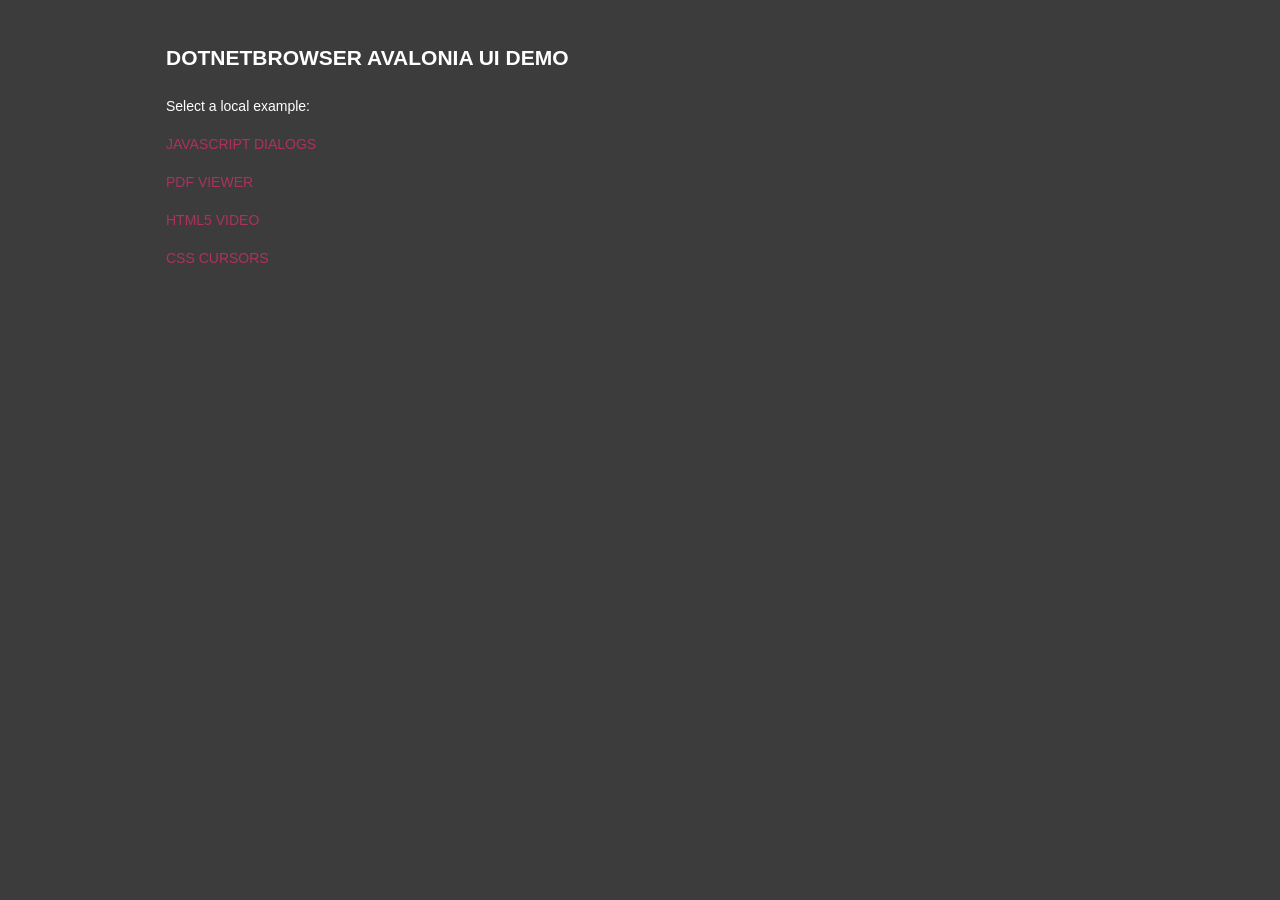
<file: DotNetBrowser.AvaloniaUi.Demo/resources/index.html>
<!DOCTYPE html>
<html>
<head>
	<title>DotNetBrowser Avalonia UI Demo</title>
	<link rel="shortcut icon" href="favicon.ico">
	<link rel="stylesheet" type="text/css" href="css/stylesheet.css"/>
</head>
<body class="default">
<div class="main">
	<h2>DOTNETBROWSER AVALONIA UI DEMO</h2>
	<p>Select a local example:</p>
	<p>
		<a href="javascript-dialogs.html">JavaScript Dialogs</a>
	</p>
	<p>
		<a href="pdf-viewer.pdf">PDF Viewer</a>
	</p>
	<p>
		<a href="html5-video.html">HTML5 Video</a>
	</p>
	<p>
		<a href="css-cursors.html">CSS Cursors</a>
	</p>
</div>
</body>
</html>
</file>
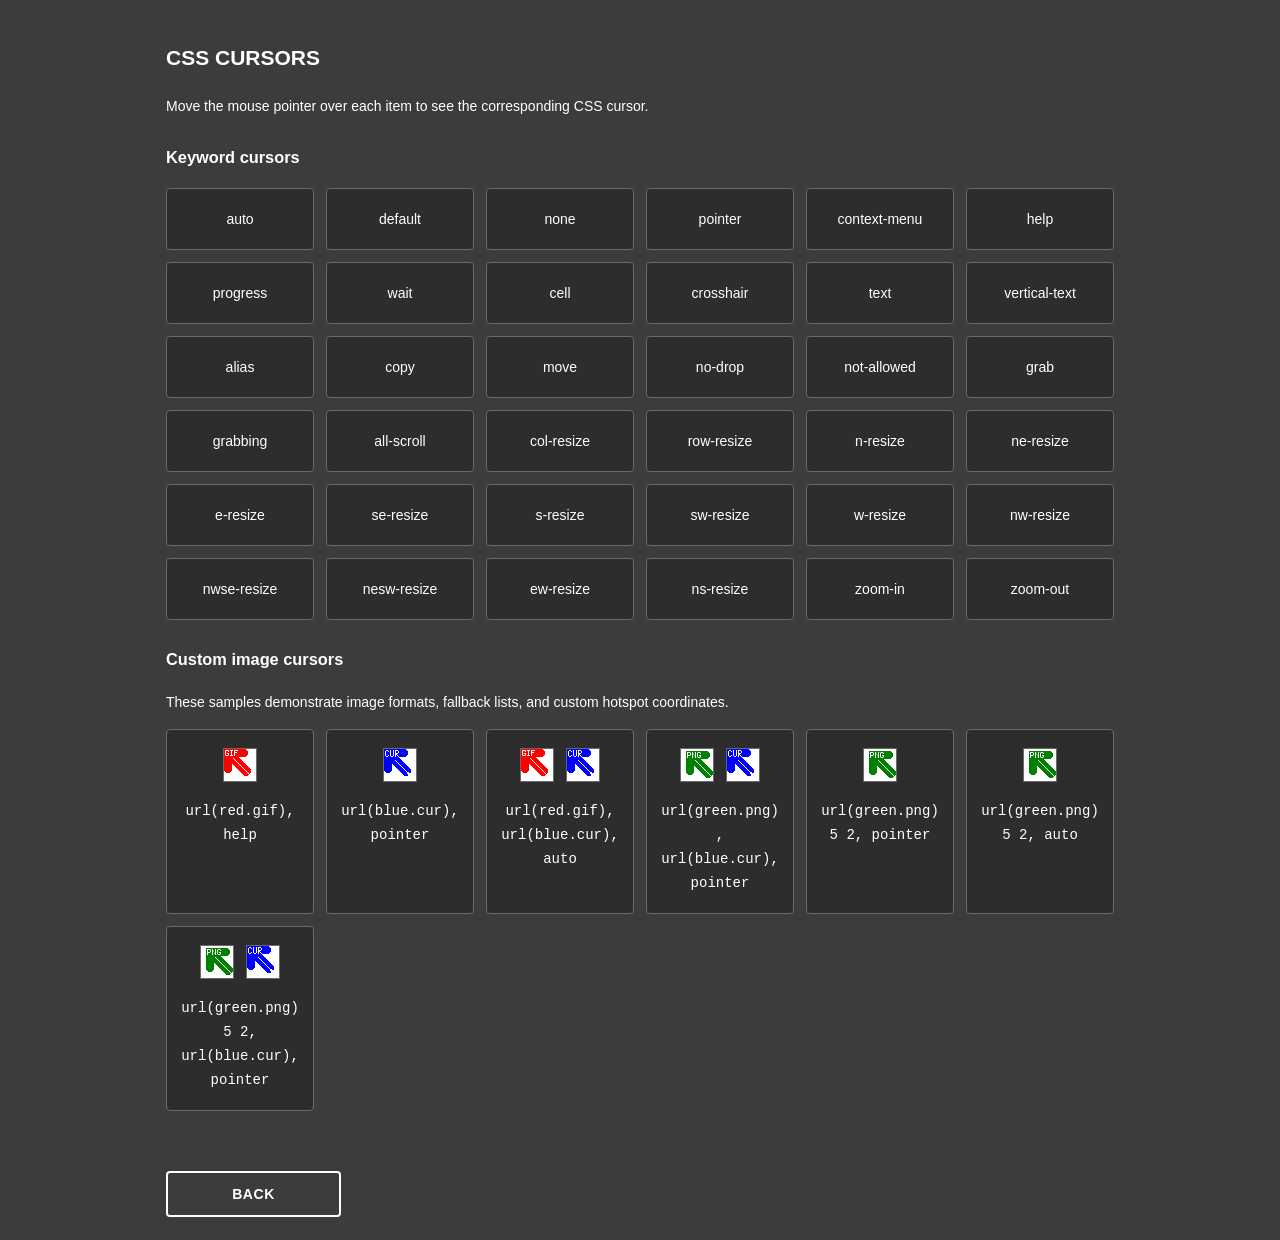
<file: DotNetBrowser.AvaloniaUi.Demo/resources/css-cursors.html>
<!DOCTYPE html>
<!-- Custom cursor cases and assets are based on http://elektronotdienst-nuernberg.de/bugs/cursor.html. -->
<html>
<head>
	<title>CSS Cursors</title>
	<link rel="shortcut icon" href="favicon.ico">
	<link rel="stylesheet" type="text/css" href="css/stylesheet.css"/>
	<style>
		.cursor-grid {
			display: grid;
			gap: 12px;
			grid-template-columns: repeat(auto-fit, minmax(140px, 1fr));
			margin-top: 15px;
		}

		.cursor-sample {
			background-color: rgb(45, 45, 45);
			border: 1px solid rgb(105, 105, 105);
			border-radius: 4px;
			padding: 18px 10px;
			text-align: center;
		}

		.cursor-section {
			margin-top: 25px;
		}

		.custom-cursor-sample {
			min-height: 75px;
		}

		.custom-cursor-sample img {
			background-color: white;
			border: 1px solid rgb(105, 105, 105);
			height: 32px;
			image-rendering: pixelated;
			margin: 0 4px;
			width: 32px;
		}

		.custom-cursor-sample code {
			display: block;
			margin-top: 10px;
			overflow-wrap: anywhere;
		}
	</style>
</head>
<body class="default">
<div class="main">
	<h2>CSS CURSORS</h2>
	<p>Move the mouse pointer over each item to see the corresponding CSS cursor.</p>

	<div class="cursor-section">
		<h3>Keyword cursors</h3>
		<div class="cursor-grid">
			<div class="cursor-sample" style="cursor: auto;">auto</div>
			<div class="cursor-sample" style="cursor: default;">default</div>
			<div class="cursor-sample" style="cursor: none;">none</div>
			<div class="cursor-sample" style="cursor: pointer;">pointer</div>
			<div class="cursor-sample" style="cursor: context-menu;">context-menu</div>
			<div class="cursor-sample" style="cursor: help;">help</div>
			<div class="cursor-sample" style="cursor: progress;">progress</div>
			<div class="cursor-sample" style="cursor: wait;">wait</div>
			<div class="cursor-sample" style="cursor: cell;">cell</div>
			<div class="cursor-sample" style="cursor: crosshair;">crosshair</div>
			<div class="cursor-sample" style="cursor: text;">text</div>
			<div class="cursor-sample" style="cursor: vertical-text;">vertical-text</div>
			<div class="cursor-sample" style="cursor: alias;">alias</div>
			<div class="cursor-sample" style="cursor: copy;">copy</div>
			<div class="cursor-sample" style="cursor: move;">move</div>
			<div class="cursor-sample" style="cursor: no-drop;">no-drop</div>
			<div class="cursor-sample" style="cursor: not-allowed;">not-allowed</div>
			<div class="cursor-sample" style="cursor: grab;">grab</div>
			<div class="cursor-sample" style="cursor: grabbing;">grabbing</div>
			<div class="cursor-sample" style="cursor: all-scroll;">all-scroll</div>
			<div class="cursor-sample" style="cursor: col-resize;">col-resize</div>
			<div class="cursor-sample" style="cursor: row-resize;">row-resize</div>
			<div class="cursor-sample" style="cursor: n-resize;">n-resize</div>
			<div class="cursor-sample" style="cursor: ne-resize;">ne-resize</div>
			<div class="cursor-sample" style="cursor: e-resize;">e-resize</div>
			<div class="cursor-sample" style="cursor: se-resize;">se-resize</div>
			<div class="cursor-sample" style="cursor: s-resize;">s-resize</div>
			<div class="cursor-sample" style="cursor: sw-resize;">sw-resize</div>
			<div class="cursor-sample" style="cursor: w-resize;">w-resize</div>
			<div class="cursor-sample" style="cursor: nw-resize;">nw-resize</div>
			<div class="cursor-sample" style="cursor: nwse-resize;">nwse-resize</div>
			<div class="cursor-sample" style="cursor: nesw-resize;">nesw-resize</div>
			<div class="cursor-sample" style="cursor: ew-resize;">ew-resize</div>
			<div class="cursor-sample" style="cursor: ns-resize;">ns-resize</div>
			<div class="cursor-sample" style="cursor: zoom-in;">zoom-in</div>
			<div class="cursor-sample" style="cursor: zoom-out;">zoom-out</div>
		</div>
	</div>

	<div class="cursor-section">
		<h3>Custom image cursors</h3>
		<p>These samples demonstrate image formats, fallback lists, and custom hotspot coordinates.</p>
		<div class="cursor-grid">
			<div class="cursor-sample custom-cursor-sample" style="cursor: url('red.gif'), help;">
				<img src="red.gif" alt="Red GIF cursor">
				<code>url(red.gif), help</code>
			</div>
			<div class="cursor-sample custom-cursor-sample" style="cursor: url('blue.cur'), pointer;">
				<img src="blue.cur" alt="Blue CUR cursor">
				<code>url(blue.cur), pointer</code>
			</div>
			<div class="cursor-sample custom-cursor-sample"
				 style="cursor: url('red.gif'), url('blue.cur'), auto;">
				<img src="red.gif" alt="Red GIF cursor">
				<img src="blue.cur" alt="Blue CUR fallback cursor">
				<code>url(red.gif), url(blue.cur), auto</code>
			</div>
			<div class="cursor-sample custom-cursor-sample"
				 style="cursor: url('green.png'), url('blue.cur'), pointer;">
				<img src="green.png" alt="Green PNG cursor">
				<img src="blue.cur" alt="Blue CUR fallback cursor">
				<code>url(green.png), url(blue.cur), pointer</code>
			</div>
			<div class="cursor-sample custom-cursor-sample" style="cursor: url('green.png') 5 2, pointer;">
				<img src="green.png" alt="Green PNG cursor">
				<code>url(green.png) 5 2, pointer</code>
			</div>
			<div class="cursor-sample custom-cursor-sample" style="cursor: url('green.png') 5 2, auto;">
				<img src="green.png" alt="Green PNG cursor">
				<code>url(green.png) 5 2, auto</code>
			</div>
			<div class="cursor-sample custom-cursor-sample"
				 style="cursor: url('green.png') 5 2, url('blue.cur'), pointer;">
				<img src="green.png" alt="Green PNG cursor">
				<img src="blue.cur" alt="Blue CUR fallback cursor">
				<code>url(green.png) 5 2, url(blue.cur), pointer</code>
			</div>
		</div>
	</div>

	<form>
		<input type="button" value="  BACK  " onclick="history.go(-1)">
	</form>
</div>
</body>
</html>
</file>
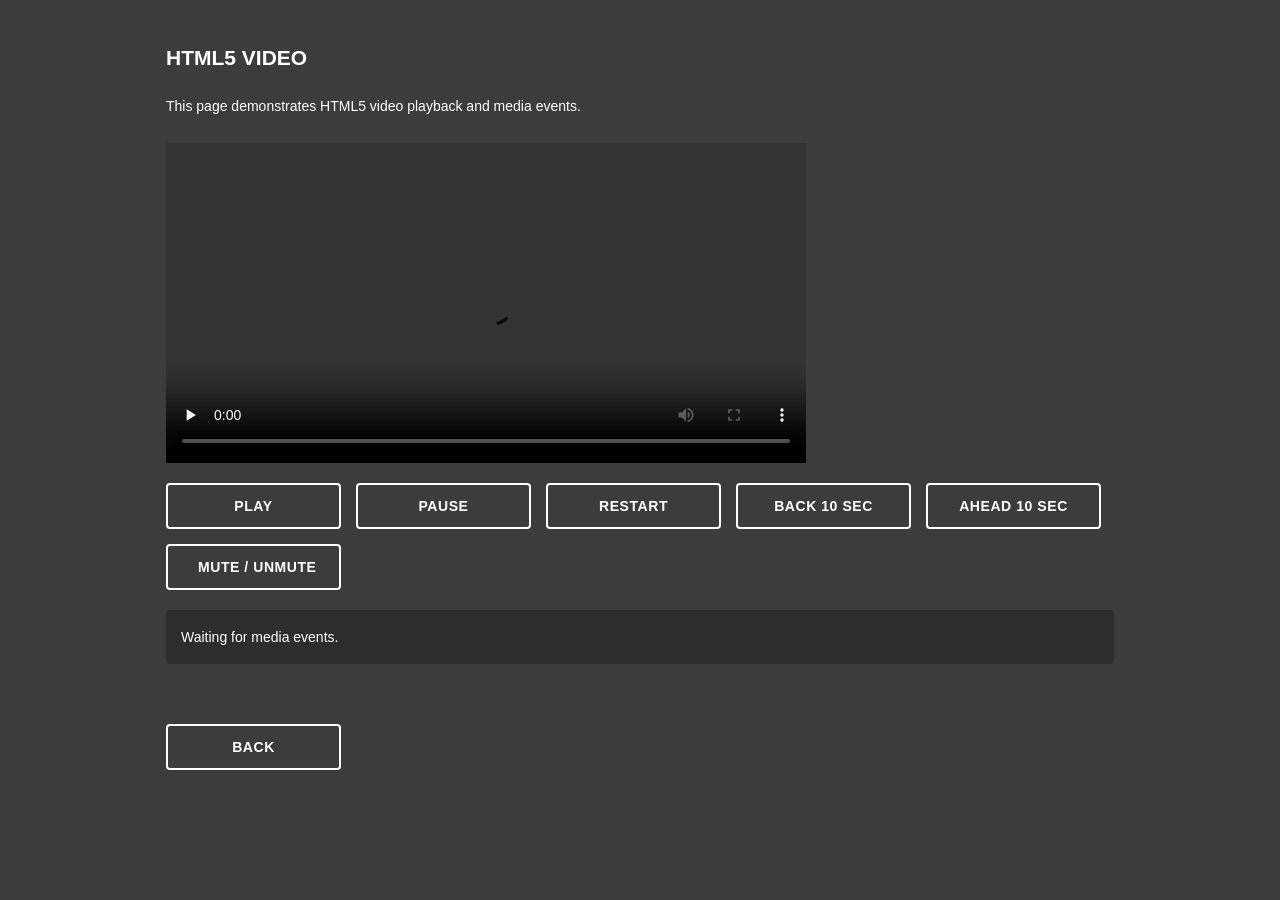
<file: DotNetBrowser.AvaloniaUi.Demo/resources/html5-video.html>
<!DOCTYPE html>
<html>
<head>
	<title>HTML5 Video</title>
	<link rel="shortcut icon" href="favicon.ico">
	<link rel="stylesheet" type="text/css" href="css/stylesheet.css"/>
	<style>
		.video-player {
			display: block;
			margin-top: 25px;
			max-width: 100%;
		}

		.video-buttons {
			display: flex;
			flex-wrap: wrap;
			gap: 15px;
			margin-top: 20px;
		}

		.video-status {
			background-color: rgb(45, 45, 45);
			border-radius: 4px;
			margin-top: 20px;
			padding: 15px;
		}
	</style>
</head>
<body class="default">
<div class="main">
	<h2>HTML5 VIDEO</h2>
	<p>This page demonstrates HTML5 video playback and media events.</p>

	<video id="video" class="video-player" width="640" controls preload="none">
		<source src="big-buck-bunny.webm" type="video/webm">
		Your browser does not support HTML5 video.
	</video>

	<div class="video-buttons">
		<input type="button" value="PLAY" onclick="playVideo()">
		<input type="button" value="PAUSE" onclick="video.pause()">
		<input type="button" value="RESTART" onclick="restartVideo()">
		<input type="button" value="BACK 10 SEC" onclick="skipVideo(-10)">
		<input type="button" value="AHEAD 10 SEC" onclick="skipVideo(10)">
		<input type="button" value="MUTE / UNMUTE" onclick="video.muted = !video.muted">
	</div>

	<div id="status" class="video-status">Waiting for media events.</div>

	<form>
		<input type="button" value="  BACK  " onclick="history.go(-1)">
	</form>
</div>

<script>
	var video = document.getElementById("video");
	var status = document.getElementById("status");
	var mediaEvents = ["loadedmetadata", "play", "playing", "pause", "seeking", "seeked", "ended", "error"];

	mediaEvents.forEach(function (eventName) {
		video.addEventListener(eventName, function () {
			var currentTime = isNaN(video.currentTime) ? 0 : video.currentTime;
			var duration = isNaN(video.duration) ? 0 : video.duration;
			status.textContent = "Event: " + eventName + " | Time: " +
				currentTime.toFixed(1) + " / " + duration.toFixed(1) + " seconds";
		});
	});

	function playVideo() {
		video.play();
	}

	function restartVideo() {
		video.currentTime = 0;
		video.play();
	}

	function skipVideo(seconds) {
		if (!isNaN(video.duration)) {
			video.currentTime = Math.max(0, Math.min(video.duration, video.currentTime + seconds));
		}
	}
</script>
</body>
</html>
</file>
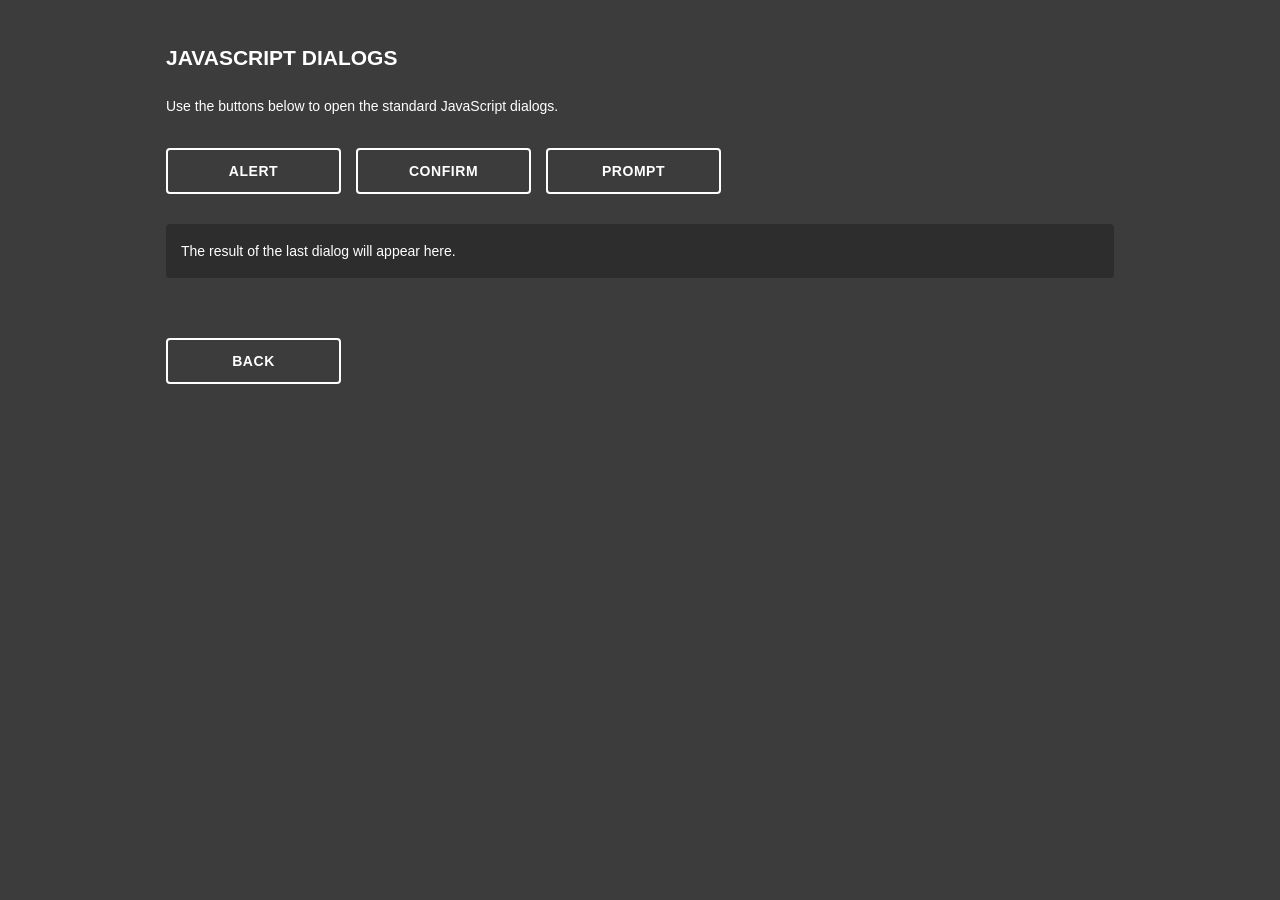
<file: DotNetBrowser.AvaloniaUi.Demo/resources/javascript-dialogs.html>
<!DOCTYPE html>
<html>
<head>
	<title>JavaScript Dialogs</title>
	<link rel="shortcut icon" href="favicon.ico">
	<link rel="stylesheet" type="text/css" href="css/stylesheet.css"/>
	<style>
		.dialog-buttons {
			display: flex;
			flex-wrap: wrap;
			gap: 15px;
			margin-top: 30px;
		}

		.result {
			background-color: rgb(45, 45, 45);
			border-radius: 4px;
			margin-top: 30px;
			min-height: 24px;
			padding: 15px;
		}
	</style>
</head>
<body class="default">
<div class="main">
	<h2>JAVASCRIPT DIALOGS</h2>
	<p>Use the buttons below to open the standard JavaScript dialogs.</p>

	<div class="dialog-buttons">
		<input type="button" value="ALERT" onclick="showAlert()">
		<input type="button" value="CONFIRM" onclick="showConfirm()">
		<input type="button" value="PROMPT" onclick="showPrompt()">
	</div>

	<div id="result" class="result">The result of the last dialog will appear here.</div>

	<form>
		<input type="button" value="  BACK  " onclick="history.go(-1)">
	</form>
</div>

<script>
	function showAlert() {
		alert("This is a JavaScript alert dialog.");
		showResult("The alert dialog was closed.");
	}

	function showConfirm() {
		var confirmed = confirm("Do you want to confirm this action?");
		showResult("The confirmation result is: " + confirmed + ".");
	}

	function showPrompt() {
		var value = prompt("Enter a value:", "DotNetBrowser");
		showResult(value === null ? "The prompt was canceled." : "The prompt value is: " + value);
	}

	function showResult(message) {
		document.getElementById("result").textContent = message;
	}
</script>
</body>
</html>
</file>
<file: DotNetBrowser.AvaloniaUi.Demo/resources/css/stylesheet.css>
body { font: 14px/1.72 'Open Sans', Arial, sans-serif; }

.default {
    background-color: rgb(60, 60, 60);
    color: white;
}

.main {
    height: 75%;
    margin: auto;
    padding: 15px 50px;
    width: 75%;
}

.popup {
    border: 2px dashed #000000;
    border-radius: 4px;
    font-weight: 700;
    height: 100%;
    line-height: 100px;
    margin: -5px;
    text-align: center;
    text-transform: uppercase;
    width: 100%;
}

form { margin-top: 60px; }

a {
    color: #B03060;
    text-decoration: none;
    text-transform: uppercase;
}

a:visited { color: rgb(136, 172, 136); }

input[type="button"] {
    -webkit-transition: all .15s ease-in;
    background: 0 0;
    border: 2px solid #fff;
    border-radius: 4px;
    color: #fff;
    cursor: pointer;
    font: 14px/1 'Open Sans', Arial, sans-serif;
    font-weight: 700;
    height: 46px;
    letter-spacing: .04em;
    padding: 0 30px 0;
    text-align: center;
    text-transform: uppercase;
    vertical-align: middle;
    white-space: nowrap;
    width: 175px;
}

input[type="button"]:focus {
    background: rgba(255, 255, 255, .1);
    outline: 5px auto -webkit-focus-ring-color;
    outline-offset: -2px;
}

input[type="button"]:active {
    -webkit-box-shadow: inset 0 3px 5px rgba(0, 0, 0, .125);
    background-image: none;
    box-shadow: inset 0 3px 5px rgba(0, 0, 0, .125);
    outline: 0;
}

input[type="button"]:hover {
    background: rgba(255, 255, 255, .1);
    color: #fff;
}
</file>
